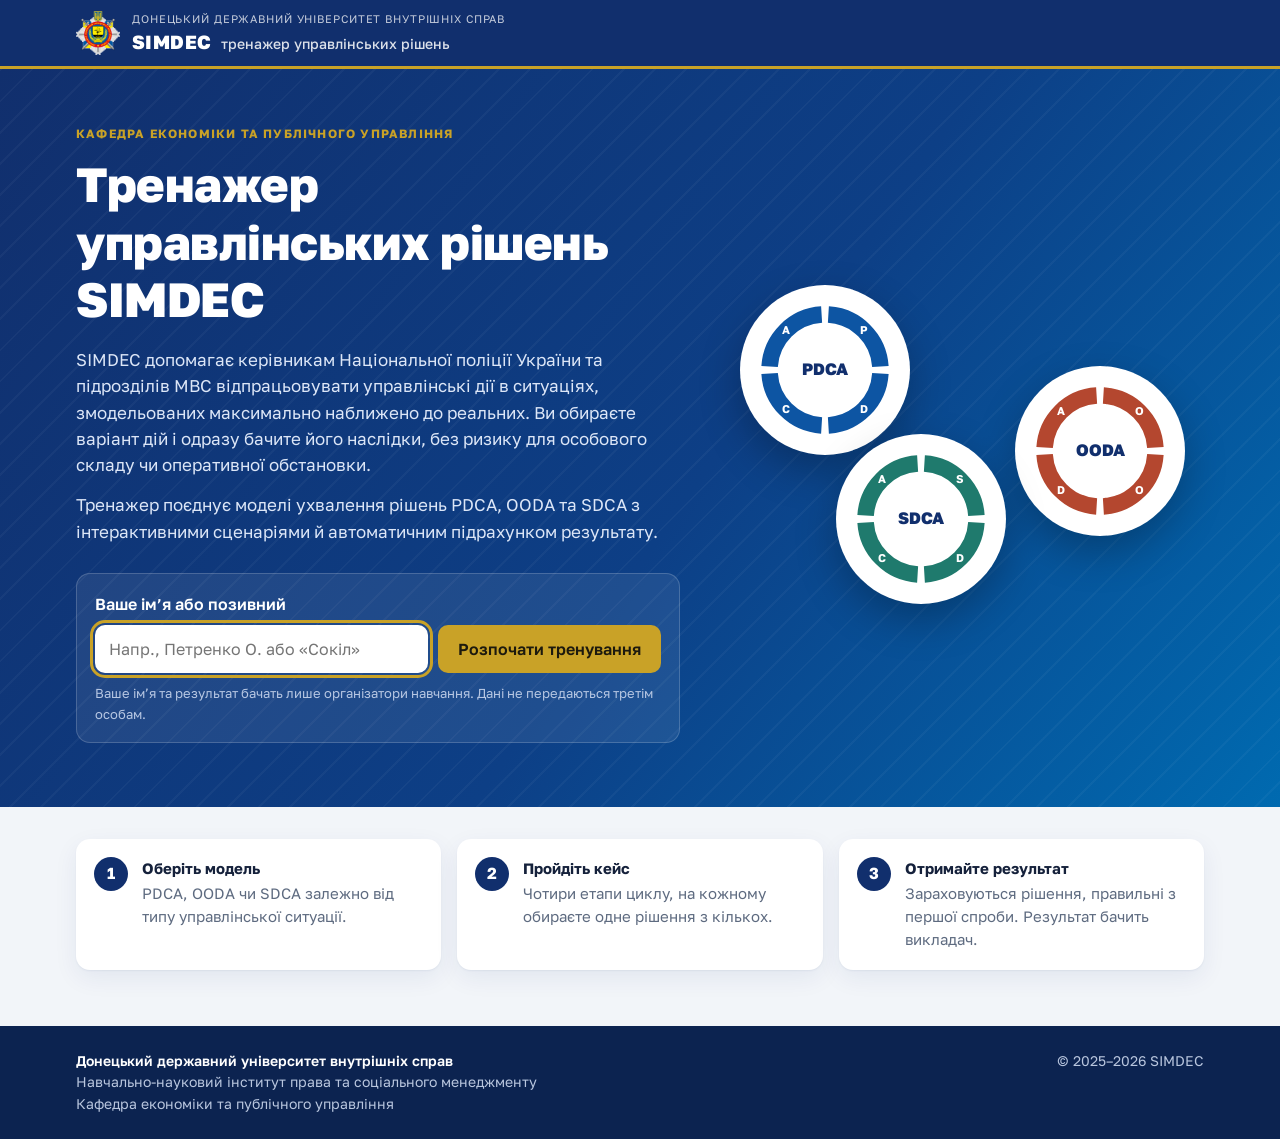
<file: index.html>
<!doctype html>
<html lang="uk">
<head>
  <meta charset="utf-8">
  <meta name="viewport" content="width=device-width, initial-scale=1">
  <title>SIMDEC · Тренажер управлінських рішень</title>
  <meta name="description" content="Тренажер управлінських рішень SIMDEC Донецького державного університету внутрішніх справ: кейси за моделями PDCA, OODA, SDCA.">
  <meta name="theme-color" content="#112F6D">
  <meta property="og:title" content="SIMDEC · Тренажер управлінських рішень">
  <meta property="og:description" content="Кейси для керівників Національної поліції та МВС за моделями PDCA, OODA, SDCA.">
  <meta property="og:image" content="assets/img/og-image.jpg">
  <link rel="icon" href="favicon.ico">
  <link rel="apple-touch-icon" href="apple-touch-icon.png">
  <link rel="preconnect" href="https://fonts.googleapis.com">
  <link rel="preconnect" href="https://fonts.gstatic.com" crossorigin>
  <link href="https://fonts.googleapis.com/css2?family=Golos+Text:wght@400;500;600;700;800&display=swap" rel="stylesheet">
  <link rel="stylesheet" href="assets/css/simdec.css">
</head>
<body>
  <header class="topbar">
    <a class="brand" href="#/">
      <img src="assets/img/logo.png" alt="" width="44" height="44">
      <span class="brand-text">
        <span class="brand-uni" data-bind="university"></span>
        <span class="brand-name">SIMDEC <em>тренажер управлінських рішень</em></span>
      </span>
    </a>
    <div class="topbar-user" id="userChip" hidden></div>
  </header>

  <div class="preview-banner" id="previewBanner" hidden>
    Режим перегляду чернетки з редактора. Результати не надсилаються.
  </div>

  <main id="app" class="app" aria-live="polite"></main>

  <footer class="footer">
    <div class="footer-inner">
      <div>
        <strong data-bind="university"></strong>
        <span data-bind="institute"></span>
        <span data-bind="department"></span>
      </div>
      <div class="footer-copy" data-bind="copyright"></div>
    </div>
  </footer>

  <noscript>Для роботи тренажера потрібно увімкнути JavaScript.</noscript>
  <!-- дані завантажуються щоразу свіжими, без кешу браузера -->
  <script>document.write('<script src="data/simdec-data.js?v=' + Date.now() + '"><\/script>');</script>
  <script src="assets/js/cycle.js"></script>
  <script src="assets/js/app.js"></script>
</body>
</html>
</file>
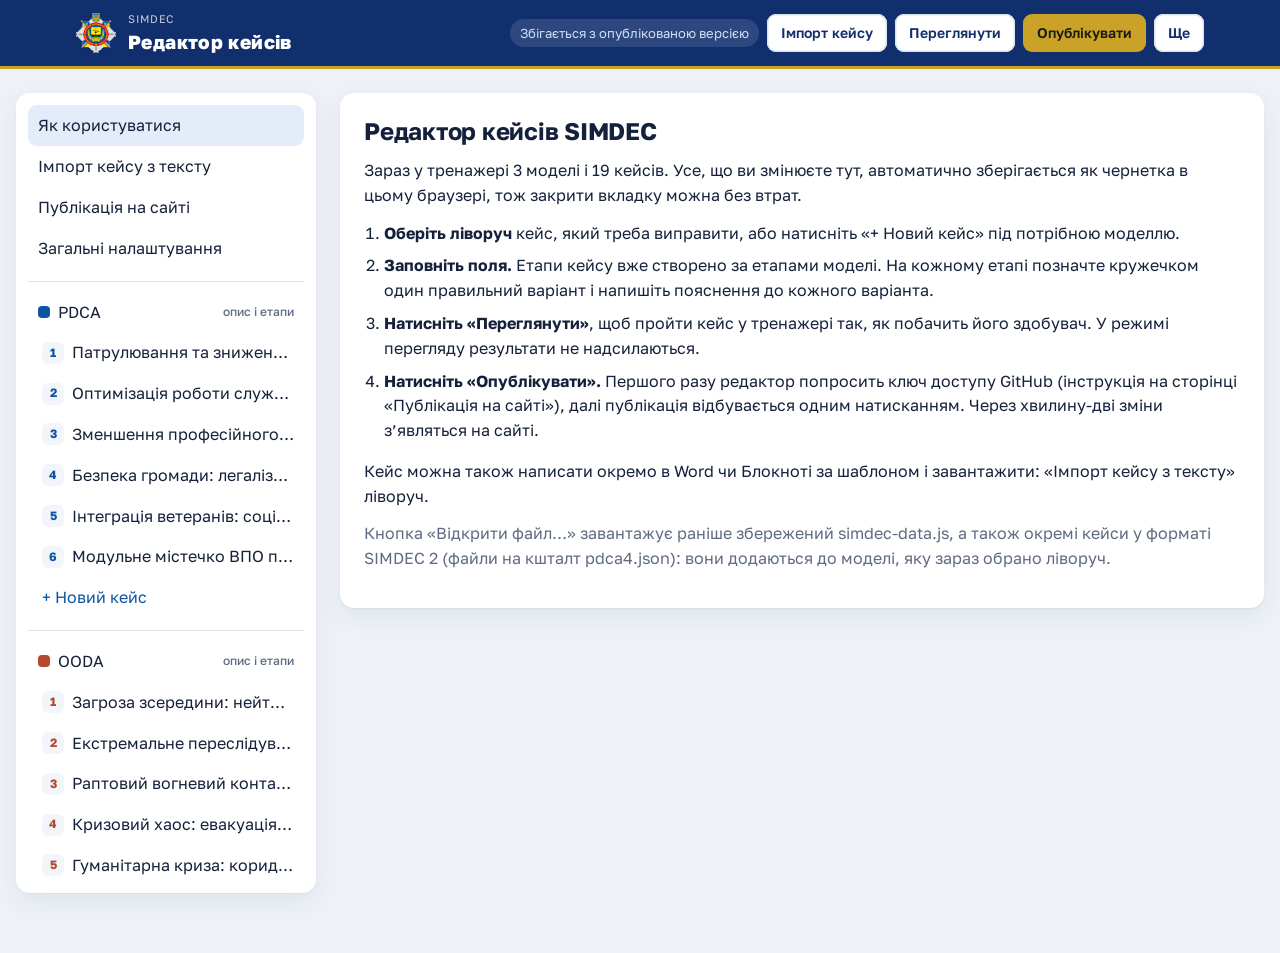
<file: editor.html>
<!doctype html>
<html lang="uk">
<head>
  <meta charset="utf-8">
  <meta name="viewport" content="width=device-width, initial-scale=1">
  <title>SIMDEC · Редактор кейсів</title>
  <meta name="robots" content="noindex">
  <link rel="icon" href="favicon.ico">
  <link rel="preconnect" href="https://fonts.googleapis.com">
  <link rel="preconnect" href="https://fonts.gstatic.com" crossorigin>
  <link href="https://fonts.googleapis.com/css2?family=Golos+Text:wght@400;500;600;700;800&display=swap" rel="stylesheet">
  <link rel="stylesheet" href="assets/css/simdec.css">
  <link rel="stylesheet" href="assets/css/editor.css">
</head>
<body class="editor">
  <header class="topbar">
    <a class="brand" href="index.html">
      <img src="assets/img/logo.png" alt="" width="40" height="40">
      <span class="brand-text">
        <span class="brand-uni">SIMDEC</span>
        <span class="brand-name">Редактор кейсів</span>
      </span>
    </a>
    <div class="ed-actions">
      <span class="ed-status" id="status"></span>
      <button class="btn btn-ghost btn-sm" type="button" id="btnTextImport">Імпорт кейсу</button>
      <button class="btn btn-ghost btn-sm" type="button" id="btnPreview">Переглянути</button>
      <button class="btn btn-gold btn-sm" type="button" id="btnPublish">Опублікувати</button>
      <details class="ed-more"><summary class="btn btn-ghost btn-sm">Ще</summary>
        <div class="ed-more-menu">
          <button type="button" id="btnImport">Відкрити файл даних…</button>
          <button type="button" id="btnExport">Завантажити simdec-data.js</button>
        </div>
      </details>
      <input type="file" id="fileInput" accept=".js,.json,application/json,text/javascript" hidden>
    </div>
  </header>

  <div class="ed-shell">
    <nav class="ed-side" id="side" aria-label="Структура"></nav>
    <main class="ed-main" id="main"></main>
  </div>

  <div class="toast" id="toast" hidden></div>

  <!-- дані завантажуються щоразу свіжими, без кешу браузера -->
  <script>document.write('<script src="data/simdec-data.js?v=' + Date.now() + '"><\/script>');</script>
  <script src="assets/js/cycle.js"></script>
  <script src="assets/js/editor.js"></script>
</body>
</html>
</file>
<file: assets/css/simdec.css>
/* SIMDEC v3 — оформлення за брендбуком ДонДУВС */
:root {
  --navy: #112F6D;
  --blue: #0D55A3;
  --sky: #006AB0;
  --graphite: #4D5E6B;
  --gold: #C9A227;
  --gold-soft: #F3E7BF;
  --ink: #15213B;
  --muted: #5E6B80;
  --line: #DDE3EC;
  --bg: #F2F5F9;
  --card: #FFFFFF;
  --ok: #1E7A4C;
  --ok-bg: #E6F4EC;
  --bad: #A8322A;
  --bad-bg: #FBEAE8;
  --ring-todo: #DCE3EE;
  --radius: 14px;
  --shadow: 0 1px 2px rgba(17, 47, 109, .06), 0 8px 24px rgba(17, 47, 109, .07);
  color-scheme: light;
}

*, *::before, *::after { box-sizing: border-box; }
[hidden] { display: none !important; }
html { -webkit-text-size-adjust: 100%; }
body {
  margin: 0; min-height: 100vh; display: flex; flex-direction: column;
  font-family: "Golos Text", "Segoe UI", system-ui, sans-serif;
  font-size: 16px; line-height: 1.55; color: var(--ink); background: var(--bg);
}
h1, h2, h3, h4 { line-height: 1.2; margin: 0 0 .5em; letter-spacing: -.01em; }
p { margin: 0 0 .8em; }
a { color: var(--blue); }
img { max-width: 100%; }
.app { flex: 1; }
.wrap { max-width: 1160px; margin: 0 auto; padding: 28px 16px 56px; }
.muted { color: var(--muted); }
.small { font-size: 14px; }

/* ---------- шапка ---------- */
.topbar {
  display: flex; align-items: center; justify-content: space-between; gap: 12px;
  padding: 10px max(16px, calc((100% - 1128px) / 2));
  background: var(--navy); color: #fff; position: sticky; top: 0; z-index: 10;
  border-bottom: 3px solid var(--gold);
}
.brand { display: flex; align-items: center; gap: 12px; color: #fff; text-decoration: none; min-width: 0; }
.brand img { flex: none; }
.brand-text { display: flex; flex-direction: column; min-width: 0; }
.brand-uni { font-size: 11px; letter-spacing: .08em; text-transform: uppercase; opacity: .75; white-space: nowrap; overflow: hidden; text-overflow: ellipsis; }
.brand-name { font-weight: 800; font-size: 19px; letter-spacing: .02em; }
.brand-name em { font-style: normal; font-weight: 500; font-size: 14px; opacity: .85; margin-left: 4px; letter-spacing: 0; }
.topbar-user { display: flex; align-items: center; gap: 8px; font-size: 14px; background: rgba(255,255,255,.1); padding: 6px 12px; border-radius: 99px; white-space: nowrap; }
.chip-dot { width: 8px; height: 8px; border-radius: 50%; background: var(--gold); }
.chip-change { background: none; border: 0; color: #C9D6EE; text-decoration: underline; cursor: pointer; font: inherit; font-size: 13px; padding: 0; }
.preview-banner { background: var(--gold-soft); color: #5C4708; text-align: center; padding: 8px 16px; font-size: 14px; font-weight: 600; }

/* ---------- підвал ---------- */
.footer { background: #0C2350; color: #B9C6DE; font-size: 14px; }
.footer-inner { max-width: 1160px; margin: 0 auto; padding: 24px 16px; display: flex; justify-content: space-between; gap: 16px; flex-wrap: wrap; }
.footer-inner div:first-child { display: flex; flex-direction: column; }
.footer strong { color: #fff; font-weight: 600; }

/* ---------- кнопки ---------- */
.btn {
  display: inline-flex; align-items: center; justify-content: center; gap: 8px;
  border: 0; border-radius: 10px; padding: 12px 20px; font: inherit; font-weight: 600;
  cursor: pointer; text-decoration: none; transition: transform .12s, background .15s, box-shadow .15s;
}
.btn:active { transform: translateY(1px); }
.btn:disabled { opacity: .6; cursor: default; }
.btn-primary { background: var(--mc, var(--blue)); color: #fff; }
.btn-primary:hover { filter: brightness(1.08); }
.btn-gold { background: var(--gold); color: #1D1A0E; }
.btn-gold:hover { background: #D6B23C; }
.btn-ghost { background: #fff; color: var(--navy); box-shadow: inset 0 0 0 1.5px var(--line); }
.btn-ghost:hover { box-shadow: inset 0 0 0 1.5px var(--blue); }
:focus-visible { outline: 3px solid var(--gold); outline-offset: 2px; }

/* ---------- загальні ---------- */
.eyebrow { text-transform: uppercase; letter-spacing: .1em; font-size: 12px; font-weight: 700; color: var(--gold); margin-bottom: 12px; }
.eyebrow.dark { color: var(--mc, var(--blue)); }
.label { text-transform: uppercase; letter-spacing: .08em; font-size: 12px; font-weight: 700; color: var(--muted); margin-bottom: 6px; }
.card { background: var(--card); border-radius: var(--radius); box-shadow: var(--shadow); padding: 28px; }
.back { display: inline-block; font-weight: 600; text-decoration: none; margin-bottom: 18px; font-size: 15px; }
.back:hover { text-decoration: underline; }
.section-title { font-size: 14px; text-transform: uppercase; letter-spacing: .08em; color: var(--navy); padding-bottom: 10px; border-bottom: 2px solid var(--gold); margin: 0 0 16px; display: flex; align-items: center; gap: 8px; }
.count { background: var(--navy); color: #fff; border-radius: 99px; font-size: 12px; padding: 1px 9px; letter-spacing: 0; }
.page-head { max-width: 640px; margin-bottom: 26px; }
.page-head h2 { font-size: clamp(26px, 4vw, 34px); }
.form-error { color: var(--bad); font-size: 14px; margin: 8px 0 0; }

/* кільце циклу */
.cycle { display: block; }
.seg-letter { font: 700 15px "Golos Text", sans-serif; }
.ring-top { font: 800 22px "Golos Text", sans-serif; fill: var(--navy); }
.ring-bottom { font: 500 12px "Golos Text", sans-serif; fill: var(--muted); }
.seg-current { animation: pulse 1.6s ease-in-out infinite; }
@keyframes pulse { 50% { stroke-opacity: .7; } }
@media (prefers-reduced-motion: reduce) { .seg-current { animation: none; } }

/* ---------- вітання ---------- */
.hero { background: linear-gradient(125deg, var(--navy) 0%, #0D3F86 55%, var(--sky) 100%); color: #fff; position: relative; overflow: hidden; }
.hero::after { content: ""; position: absolute; inset: 0; background: repeating-linear-gradient(135deg, rgba(255,255,255,.035) 0 2px, transparent 2px 22px); pointer-events: none; }
.hero-inner { position: relative; z-index: 1; max-width: 1160px; margin: 0 auto; padding: 56px 16px 64px; display: grid; grid-template-columns: 1.25fr 1fr; gap: 40px; align-items: center; }
.hero h1 { font-size: clamp(30px, 5vw, 48px); font-weight: 800; margin-bottom: 18px; }
.lead { font-size: 17px; color: #DCE6F7; max-width: 620px; }
.name-form { margin-top: 28px; background: rgba(255,255,255,.08); border: 1px solid rgba(255,255,255,.18); border-radius: var(--radius); padding: 18px; max-width: 620px; }
.name-form label { display: block; font-weight: 600; margin-bottom: 8px; }
.name-row { display: flex; gap: 10px; flex-wrap: wrap; }
.name-row input { flex: 1 1 240px; min-width: 0; padding: 12px 14px; border-radius: 10px; border: 0; font: inherit; color: var(--ink); }
.privacy { font-size: 13px; color: #B7C7E3; margin: 10px 0 0; }
.name-form .form-error { color: #FFD3CE; }
.orbit { position: relative; height: 340px; }
.orbit-ring { position: absolute; background: #fff; border-radius: 50%; padding: 10px; box-shadow: 0 16px 40px rgba(0,0,0,.25); }
.orbit-0 { left: 4%; top: 6%; }
.orbit-1 { right: 4%; top: 30%; }
.orbit-2 { left: 24%; bottom: 0; }
.how { display: grid; grid-template-columns: repeat(3, 1fr); gap: 16px; padding-top: 32px; }
.how-item { display: flex; gap: 14px; background: #fff; border-radius: var(--radius); padding: 18px; box-shadow: var(--shadow); }
.how-item span { flex: none; width: 34px; height: 34px; border-radius: 50%; background: var(--navy); color: #fff; font-weight: 700; display: grid; place-items: center; }
.how-item b { display: block; margin-bottom: 2px; }
.how-item div { font-size: 15px; color: var(--muted); }
.how-item div b { color: var(--ink); }

/* ---------- моделі ---------- */
.model-grid { display: grid; grid-template-columns: repeat(auto-fit, minmax(290px, 1fr)); gap: 20px; }
.model-card { display: flex; flex-direction: column; background: #fff; border-radius: var(--radius); box-shadow: var(--shadow); text-decoration: none; color: inherit; overflow: hidden; border-top: 5px solid var(--mc); transition: transform .15s, box-shadow .15s; }
.model-card:hover { transform: translateY(-3px); box-shadow: 0 14px 34px rgba(17,47,109,.14); }
.model-card-ring { padding: 22px 22px 0; }
.model-card-body { padding: 16px 22px; flex: 1; }
.model-card h3 { font-size: 21px; margin-bottom: 2px; }
.model-sub { color: var(--mc); font-weight: 600; font-size: 14px; }
.model-card-body > p:last-of-type { color: var(--muted); font-size: 15px; }
.model-stages { display: flex; flex-wrap: wrap; gap: 4px; align-items: center; font-size: 12px; font-weight: 700; letter-spacing: .04em; }
.model-stages span { background: var(--bg); padding: 3px 8px; border-radius: 6px; color: var(--navy); }
.model-stages i { font-style: normal; color: var(--muted); }
.model-card-foot { display: flex; justify-content: space-between; padding: 14px 22px; border-top: 1px solid var(--line); font-weight: 600; font-size: 15px; }
.model-card-foot .arrow { color: var(--mc); }

/* ---------- сторінка моделі ---------- */
.model-hero { display: grid; grid-template-columns: 1fr auto; gap: 32px; align-items: center; background: #fff; border-radius: var(--radius); box-shadow: var(--shadow); padding: 28px 32px; border-left: 6px solid var(--mc); margin-bottom: 26px; }
.model-hero h2 { font-size: clamp(26px, 4vw, 36px); }
.model-hero p { max-width: 680px; color: #33405A; }
.layout-2 { display: grid; grid-template-columns: 1.15fr 1fr; gap: 28px; align-items: start; }
.theory, .cases { background: #fff; border-radius: var(--radius); box-shadow: var(--shadow); padding: 24px; }
.cases { position: sticky; top: 86px; }
.stage-list { list-style: none; padding: 0; margin: 0 0 20px; display: grid; gap: 14px; }
.stage-list li { display: flex; gap: 14px; }
.stage-list p { margin: 2px 0 0; color: var(--muted); font-size: 15px; }
.stage-num { flex: none; width: 32px; height: 32px; border-radius: 9px; background: var(--mc); color: #fff; display: grid; place-items: center; font-weight: 700; }
.example { background: var(--bg); border-radius: 12px; padding: 18px 20px; margin: 0 0 18px; }
.example h4 { color: var(--navy); }
.example ul { margin: 0; padding-left: 20px; }
.quote { display: flex; gap: 18px; align-items: center; margin: 22px 0 0; padding: 18px; border-radius: 12px; background: linear-gradient(90deg, var(--gold-soft), #FBF6E6); }
.quote img { width: 92px; height: 116px; object-fit: cover; border-radius: 10px; flex: none; filter: grayscale(.2); }
.quote-lead { font-size: 14px; color: #6B5A20; margin-bottom: 6px; }
.quote blockquote { margin: 0; font-size: 18px; font-weight: 600; color: var(--ink); line-height: 1.4; }
.quote figcaption { margin-top: 6px; font-size: 14px; color: #6B5A20; }
.case-item { display: flex; align-items: center; gap: 14px; padding: 14px 12px; border-radius: 12px; text-decoration: none; color: inherit; border: 1.5px solid var(--line); margin-bottom: 10px; transition: border-color .15s, background .15s; }
.case-item:hover { border-color: var(--mc); background: #FAFBFD; }
.case-num { font-weight: 800; font-size: 18px; color: var(--mc); min-width: 28px; }
.case-text { flex: 1; display: flex; flex-direction: column; }
.case-text b { font-weight: 600; line-height: 1.35; }
.case-text small { color: var(--muted); font-size: 13px; margin-top: 2px; }
.case-go { color: var(--mc); font-weight: 700; }

/* ---------- проходження ---------- */
.play-bar { display: flex; justify-content: space-between; align-items: center; gap: 16px; flex-wrap: wrap; margin-bottom: 18px; }
.play-bar .back { margin: 0; }
.progress { display: flex; gap: 6px; }
.progress span { width: 44px; height: 6px; border-radius: 99px; background: var(--ring-todo); }
.progress .p-now { background: var(--mc); opacity: .45; }
.progress .p-done { background: var(--mc); }
.play-grid { display: grid; grid-template-columns: minmax(0, 1fr) minmax(0, 1.25fr); gap: 24px; align-items: start; }
.briefing { background: var(--navy); color: #E3EAF7; border-radius: var(--radius); padding: 24px; position: sticky; top: 86px; max-height: calc(100vh - 110px); overflow: auto; }
.briefing .label { color: var(--gold); }
.briefing h2 { color: #fff; font-size: 22px; }
.brief-body summary { cursor: pointer; font-weight: 700; color: #fff; text-transform: uppercase; font-size: 13px; letter-spacing: .08em; margin: 8px 0 12px; }
.brief-text p { font-size: 15.5px; }
.stage-card { background: #fff; border-radius: var(--radius); box-shadow: var(--shadow); padding: 24px; }
.stage-head { display: flex; align-items: center; gap: 16px; padding-bottom: 16px; border-bottom: 1px solid var(--line); margin-bottom: 18px; }
.stage-head h3 { font-size: 24px; margin: 0; color: var(--mc); }
.stage-head h3 span { color: var(--ink); font-weight: 500; }
.question { font-size: 17px; }
.question p:last-child { font-weight: 600; }
.options { display: grid; gap: 10px; margin-top: 14px; }
.opt { display: flex; gap: 12px; align-items: flex-start; text-align: left; width: 100%; padding: 14px 16px; border-radius: 12px; background: #fff; border: 1.5px solid var(--line); font: inherit; font-size: 15.5px; color: var(--ink); cursor: pointer; transition: border-color .15s, background .15s; }
.opt:hover:not(:disabled) { border-color: var(--mc); background: #FAFBFD; }
.opt:disabled { cursor: default; }
.opt-key { flex: none; width: 28px; height: 28px; border-radius: 8px; background: var(--bg); display: grid; place-items: center; font-weight: 700; font-size: 14px; color: var(--navy); }
.opt-ok { border-color: var(--ok); background: var(--ok-bg); }
.opt-ok .opt-key { background: var(--ok); color: #fff; }
.opt-bad { border-color: #E7B8B3; background: var(--bad-bg); color: #6E2A25; }
.opt-bad .opt-key { background: var(--bad); color: #fff; }
.options:has(.opt-ok) .opt:not(.opt-ok):not(.opt-bad) { opacity: .55; }
.feedback { margin-top: 16px; padding: 16px 18px; border-radius: 12px; border-left: 5px solid; animation: rise .25s ease-out; }
.fb-ok { background: var(--ok-bg); border-color: var(--ok); }
.fb-bad { background: var(--bad-bg); border-color: var(--bad); }
.fb-title { font-weight: 700; margin-bottom: 6px; }
.fb-ok .fb-title { color: var(--ok); }
.fb-bad .fb-title { color: var(--bad); }
.feedback .btn { margin-top: 6px; }
@keyframes rise { from { opacity: 0; transform: translateY(6px); } }

/* ---------- результат ---------- */
.result { max-width: 760px; margin: 0 auto; }
.result-top { display: flex; gap: 24px; align-items: center; flex-wrap: wrap; }
.result-top h2 { font-size: 26px; }
.score-num { font: 800 26px "Golos Text", sans-serif; fill: var(--ink); }
.score-pct { font: 600 13px "Golos Text", sans-serif; fill: var(--muted); }
.result-steps { list-style: none; padding: 0; margin: 22px 0; display: grid; grid-template-columns: repeat(auto-fit, minmax(150px, 1fr)); gap: 10px; }
.result-steps li { display: flex; flex-direction: column; padding: 12px 14px; border-radius: 12px; background: var(--bg); position: relative; font-size: 14px; color: var(--muted); }
.result-steps b { color: var(--ink); font-size: 15px; }
.rs-mark { position: absolute; right: 12px; top: 10px; font-weight: 800; }
.rs-ok .rs-mark { color: var(--ok); }
.rs-bad .rs-mark { color: var(--bad); }
.send-box { padding: 18px 0; border-top: 1px solid var(--line); border-bottom: 1px solid var(--line); margin-bottom: 18px; }
.send-box p { margin: 8px 0 0; }
.sent-ok { color: var(--ok); font-weight: 600; }
.result-actions { display: flex; gap: 10px; flex-wrap: wrap; }

/* ---------- адаптивність ---------- */
@media (max-width: 900px) {
  .hero-inner { grid-template-columns: 1fr; padding: 40px 16px 44px; }
  .hero-art { display: none; }
  .how { grid-template-columns: 1fr; }
  .layout-2, .play-grid { grid-template-columns: 1fr; }
  .cases, .briefing { position: static; max-height: none; }
  .model-hero { grid-template-columns: 1fr; padding: 22px; }
  .model-hero-ring { display: none; }
}
@media (max-width: 560px) {
  .brand-name em, .brand-uni { display: none; }
  .card, .theory, .cases, .stage-card, .briefing { padding: 18px; }
  .stage-head .cycle { width: 72px; height: 72px; }
  .stage-head h3 { font-size: 20px; }
  .progress span { width: 28px; }
  .quote { flex-direction: column; align-items: flex-start; }
}
</file>
<file: assets/css/editor.css>
/* SIMDEC v3 — редактор */
body.editor { background: #EEF2F7; }
.btn-sm { padding: 8px 14px; font-size: 14px; border-radius: 9px; }
.btn-danger { background: #fff; color: var(--bad); box-shadow: inset 0 0 0 1.5px #EBC4C0; }
.btn-danger:hover { background: var(--bad-bg); }
select.btn { appearance: auto; }
.ed-actions { display: flex; align-items: center; gap: 8px; flex-wrap: wrap; justify-content: flex-end; }
.ed-status { font-size: 13px; padding: 4px 10px; border-radius: 99px; }
.ed-status.dirty { background: var(--gold-soft); color: #5C4708; }
.ed-status.clean { background: rgba(255,255,255,.12); color: #CFE0F5; }

.ed-shell { display: grid; grid-template-columns: 300px minmax(0, 1fr); gap: 24px; max-width: 1320px; width: 100%; margin: 0 auto; padding: 24px 16px 60px; flex: 1; }
.ed-side { position: sticky; top: 84px; align-self: start; max-height: calc(100vh - 100px); overflow: auto; background: #fff; border-radius: var(--radius); box-shadow: var(--shadow); padding: 12px; }
.ed-side button { font: inherit; cursor: pointer; }
.side-link, .side-mhead, .side-case, .side-add { display: flex; align-items: center; gap: 8px; width: 100%; text-align: left; border: 0; background: none; border-radius: 9px; padding: 8px 10px; color: var(--ink); }
.side-link { font-weight: 600; }
.side-link:hover, .side-case:hover, .side-mhead:hover { background: var(--bg); }
.side-link.on, .side-case.on, .side-mhead.on { background: #E3ECF8; }
.side-model { margin-top: 12px; padding-top: 10px; border-top: 1px solid var(--line); }
.side-mhead { font-weight: 800; font-size: 15px; }
.side-mhead small { margin-left: auto; font-weight: 500; font-size: 12px; color: var(--muted); }
.side-mhead .dot { width: 12px; height: 12px; border-radius: 4px; background: var(--mc); flex: none; }
.side-case { font-size: 14px; padding-left: 14px; }
.side-case .num { flex: none; width: 22px; height: 22px; border-radius: 6px; background: var(--bg); display: grid; place-items: center; font-weight: 700; font-size: 12px; color: var(--mc); }
.side-case .t { flex: 1; min-width: 0; overflow: hidden; text-overflow: ellipsis; white-space: nowrap; }
.side-case .warn { flex: none; width: 18px; height: 18px; border-radius: 50%; background: var(--gold); color: #1D1A0E; font-size: 12px; font-weight: 800; display: grid; place-items: center; }
.side-add { color: var(--blue); font-weight: 600; font-size: 14px; padding-left: 14px; }
.side-add:hover { text-decoration: underline; }
.model-add { margin-top: 10px; border-top: 1px solid var(--line); border-radius: 0; padding-top: 12px; }
.side-check { margin-top: 10px; font-size: 13px; padding: 8px 10px; border-radius: 9px; }
.side-check.ok { background: var(--ok-bg); color: var(--ok); }
.side-check.bad { background: var(--gold-soft); color: #5C4708; }
.side-check button { border: 0; background: none; text-decoration: underline; color: inherit; padding: 0; }

.ed-main { min-width: 0; }
.ed-card { background: #fff; border-radius: var(--radius); box-shadow: var(--shadow); padding: 24px; margin-bottom: 16px; }
.ed-card h2 { font-size: 24px; }
.step-card { border-left: 5px solid var(--mc); }
.card-head { display: flex; justify-content: space-between; align-items: flex-start; gap: 12px; flex-wrap: wrap; margin-bottom: 14px; }
.head-tools { display: flex; gap: 6px; flex-wrap: wrap; align-items: center; }
.sub { font-size: 15px; text-transform: uppercase; letter-spacing: .06em; color: var(--navy); margin: 26px 0 10px; padding-bottom: 8px; border-bottom: 2px solid var(--gold); }
.sub .muted { text-transform: none; letter-spacing: 0; font-weight: 500; }

.field { margin-bottom: 14px; }
.field label, .step-title label { display: block; font-weight: 600; font-size: 14px; margin-bottom: 5px; color: #2C3A55; }
.field input[type=text], .field input[type=password], .field textarea, .opt-fields textarea, .step-title select {
  width: 100%; font: inherit; font-size: 15px; color: var(--ink); background: #FBFCFE;
  border: 1.5px solid var(--line); border-radius: 10px; padding: 9px 12px; resize: vertical; line-height: 1.5;
}
.field input[type=text]:focus, .field input[type=password]:focus, .field textarea:focus, .opt-fields textarea:focus, .step-title select:focus { outline: none; border-color: var(--blue); background: #fff; box-shadow: 0 0 0 3px rgba(13,85,163,.12); }
.field input[type=color] { width: 64px; height: 42px; border: 1.5px solid var(--line); border-radius: 10px; padding: 3px; background: #fff; }
.hint { font-size: 13px; color: var(--muted); margin: 5px 0 0; }
.check { display: flex; gap: 8px; align-items: center; font-weight: 600; font-size: 15px; margin: 6px 0; }
.row2 { display: grid; grid-template-columns: 1fr 1fr; gap: 14px; }
.row3 { display: grid; grid-template-columns: 1fr 1fr 1fr; gap: 14px; }

.stage-row { display: grid; grid-template-columns: 32px 140px 180px minmax(0, 1fr) auto; gap: 10px; align-items: start; padding: 12px; background: var(--bg); border-radius: 12px; margin-bottom: 10px; }
.stage-row .field { margin: 0; }
.stage-row .stage-num { margin-top: 28px; }
.stage-num { flex: none; width: 32px; height: 32px; border-radius: 9px; background: var(--mc, var(--blue)); color: #fff; display: grid; place-items: center; font-weight: 700; }
.row-tools { display: flex; gap: 4px; padding-top: 26px; }
.icon { width: 32px; height: 32px; border-radius: 8px; border: 1.5px solid var(--line); background: #fff; cursor: pointer; font: inherit; font-weight: 700; color: var(--graphite); }
.icon:hover { border-color: var(--blue); color: var(--blue); }
.icon.del:hover { border-color: var(--bad); color: var(--bad); }

.step-title { display: flex; align-items: center; gap: 12px; }
.step-title label { margin: 0; display: flex; align-items: center; gap: 10px; }
.step-title select { width: auto; min-width: 220px; font-weight: 600; }
.opts-label { font-weight: 700; font-size: 14px; margin: 6px 0 8px; color: #2C3A55; }
.opt-row { display: grid; grid-template-columns: 40px minmax(0, 1fr) auto; gap: 10px; align-items: start; padding: 10px; border-radius: 12px; border: 1.5px solid var(--line); margin-bottom: 8px; }
.opt-row.is-correct { border-color: var(--ok); background: #F4FBF7; }
.opt-row .row-tools { padding-top: 2px; flex-direction: column; }
.opt-fields { display: grid; gap: 6px; }
.opt-fields textarea.fb { font-size: 14px; background: #F6F8FB; color: #3B4860; }
.correct-pick { cursor: pointer; }
.correct-pick input { position: absolute; opacity: 0; }
.correct-pick span { width: 34px; height: 34px; border-radius: 50%; border: 2px solid var(--line); display: grid; place-items: center; font-weight: 700; color: var(--muted); background: #fff; }
.correct-pick input:checked + span { background: var(--ok); border-color: var(--ok); color: #fff; }
.correct-pick input:focus-visible + span { outline: 3px solid var(--gold); outline-offset: 2px; }
.add-step { width: 100%; padding: 14px; border: 2px dashed #C6D1E1; box-shadow: none; }

.issues { background: var(--gold-soft); color: #4D3C07; border-radius: 12px; padding: 12px 16px; margin-bottom: 16px; font-size: 14px; }
.issues ul { margin: 6px 0 0; padding-left: 18px; columns: 2; column-gap: 28px; }
.issues.ok { background: var(--ok-bg); color: var(--ok); font-weight: 600; }
.note { background: #E3ECF8; border-radius: 12px; padding: 12px 16px; margin-bottom: 16px; }
.link { border: 0; background: none; color: var(--blue); text-decoration: underline; cursor: pointer; font: inherit; padding: 0; text-align: left; }
.steps-help { padding-left: 20px; display: grid; gap: 8px; margin: 12px 0 16px; }
.check-list { padding-left: 18px; display: grid; gap: 4px; }
.ok-text { color: var(--ok); font-weight: 600; }
code { background: var(--bg); padding: 1px 6px; border-radius: 5px; font-size: 14px; }
.toast { position: fixed; bottom: 22px; left: 50%; transform: translateX(-50%); background: var(--navy); color: #fff; padding: 12px 20px; border-radius: 12px; box-shadow: 0 10px 30px rgba(0,0,0,.25); z-index: 50; font-weight: 600; max-width: calc(100% - 32px); }

.import-tools { display: flex; gap: 10px; flex-wrap: wrap; align-items: center; margin: 14px 0 18px; }
.inline-select { display: flex; gap: 8px; align-items: center; font-size: 14px; font-weight: 600; color: #2C3A55; }
.inline-select select { font: inherit; padding: 7px 10px; border-radius: 9px; border: 1.5px solid var(--line); background: #fff; }
#importText { font-family: ui-monospace, "Cascadia Mono", Consolas, monospace; font-size: 14px; }
.parsed-case { border-left: 5px solid var(--mc); background: var(--bg); border-radius: 10px; padding: 12px 16px; margin-bottom: 10px; }
.parsed-case .ok-text { margin: 6px 0 0; font-size: 14px; }
.mini-issues { margin: 6px 0 0; padding-left: 18px; font-size: 14px; color: #5C4708; }
.ed-more { position: relative; }
.ed-more summary { list-style: none; }
.ed-more summary::-webkit-details-marker { display: none; }
.ed-more-menu { position: absolute; right: 0; top: calc(100% + 6px); background: #fff; border-radius: 12px; box-shadow: var(--shadow); padding: 6px; min-width: 240px; z-index: 20; display: grid; }
.ed-more-menu button { border: 0; background: none; text-align: left; padding: 10px 12px; border-radius: 8px; font: inherit; font-size: 14px; color: var(--ink); cursor: pointer; }
.ed-more-menu button:hover { background: var(--bg); }
.ed-main a { color: var(--blue); }

@media (max-width: 960px) {
  .ed-shell { grid-template-columns: 1fr; }
  .ed-side { position: static; max-height: none; }
  .stage-row { grid-template-columns: 32px 1fr; }
  .stage-row .w-text, .stage-row .row-tools { grid-column: 2; }
  .stage-row .w-name { grid-column: 2; }
  .row3, .row2 { grid-template-columns: 1fr; }
  .issues ul { columns: 1; }
}
</file>
